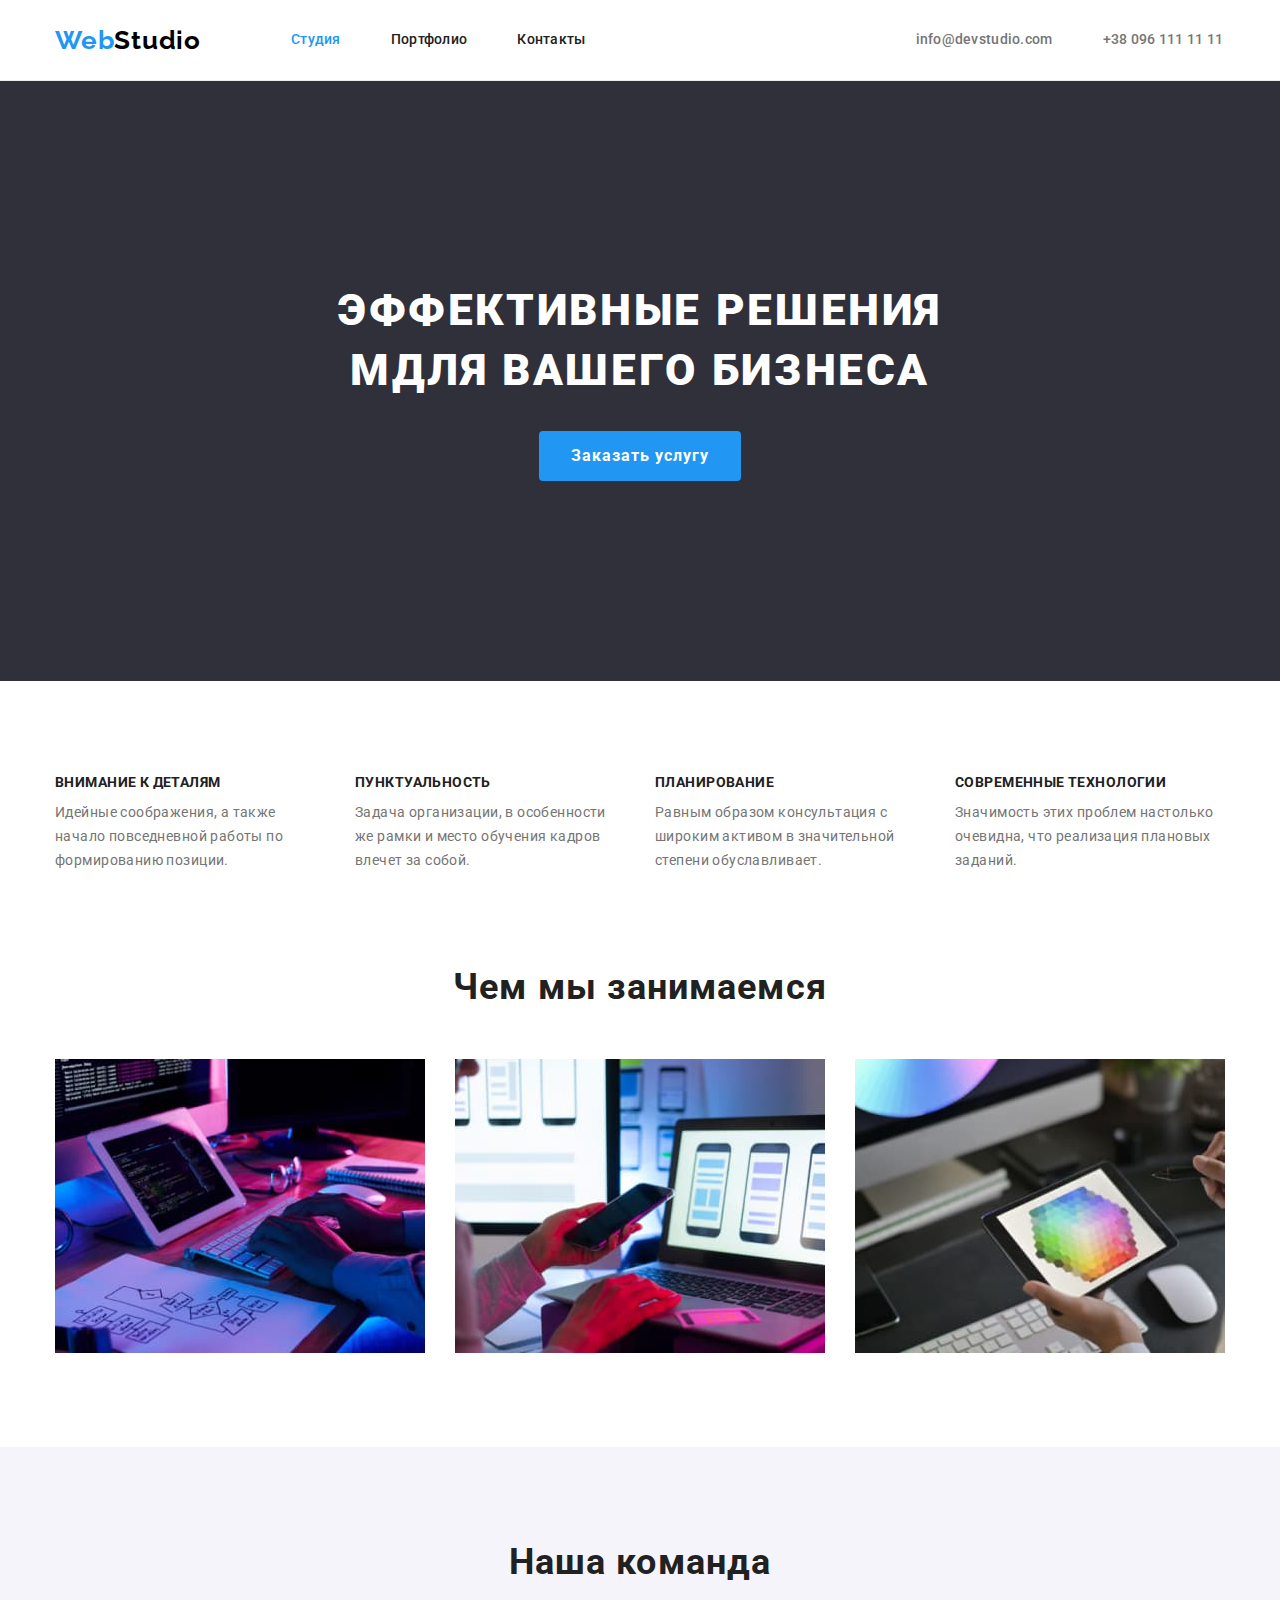
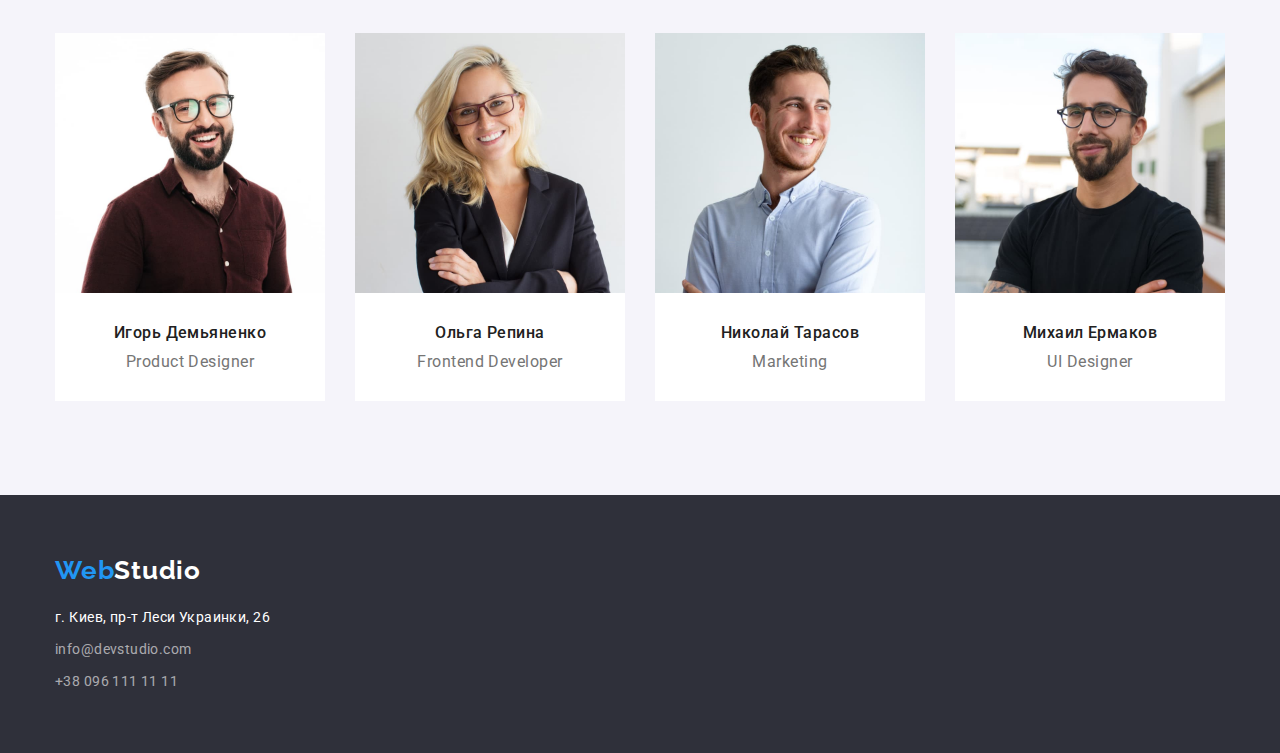
<file: index.html>
<!DOCTYPE html>
<html lang="ru">
  <head>
    <meta charset="UTF-8" />
    <meta http-equiv="X-UA-Compatible" content="IE=edge" />
    <meta name="viewport" content="width=device-width, initial-scale=1.0" />
    <title>WebStudio</title>
    <link rel="preconnect" href="https://fonts.googleapis.com" />
    <link rel="preconnect" href="https://fonts.gstatic.com" crossorigin />
    <link
      href="https://fonts.googleapis.com/css2?family=Raleway:wght@700&family=Roboto:wght@400;500;700;900&display=swap"
      rel="stylesheet"
    />
    <link
      rel="stylesheet"
      href="https://cdnjs.cloudflare.com/ajax/libs/modern-normalize/1.1.0/modern-normalize.min.css"
    />
    <link rel="stylesheet" href="./css/styles.css" />
  </head>
  <body>
    <!--HEADER-->

    <header class="header">
      <div class="container nav">
        <nav class="nav">
          <a class="web-studio top" href="./index.html">
            Web<span class="studio">Studio</span>
          </a>
          <ul class="nav-list">
            <li class="item">
              <a class="nav-link current" href="./index.html">Студия</a>
            </li>
            <li class="item">
              <a class="nav-link" href="./portfolio.html">Портфолио</a>
            </li>
            <li class="item">
              <a class="nav-link" href="./contacts.html">Контакты</a>
            </li>
          </ul>
        </nav>
        <ul class="contact">
          <li class="contact-list">
            <a class="email text" href="mailto:info@devstudio.com"
              >info@devstudio.com</a
            >
          </li>
          <li class="contact-list">
            <a class="tel text" href="tel:+380961111111">+38 096 111 11 11</a>
          </li>
        </ul>
      </div>
    </header>

    <!--MAIN-->

    <main>
      <section class="hero">
        <div class="container">
          <h1 class="hero-title">Эффективные решения mдля вашего бизнеса</h1>
          <button class="btn-order" type="button">Заказать услугу</button>
        </div>
      </section>

      <section class="description">
        <div class="container">
          <h2 class="visually-hidden">Наши преимущества</h2>
          <ul class="description-list">
            <li class="description-text">
              <h3 class="description-desc">Внимание к деталям</h3>
              <p class="description-quote">
                Идейные соображения, а также начало повседневной работы по
                формированию позиции.
              </p>
            </li>

            <li class="description-text">
              <h3 class="description-desc">Пунктуальность</h3>
              <p class="description-quote">
                Задача организации, в особенности же рамки и место обучения
                кадров влечет за собой.
              </p>
            </li>

            <li class="description-text">
              <h3 class="description-desc">Планирование</h3>
              <p class="description-quote">
                Равным образом консультация с широким активом в значительной
                степени обуславливает.
              </p>
            </li>

            <li class="description-text">
              <h3 class="description-desc">Современные технологии</h3>
              <p class="description-quote">
                Значимость этих проблем настолько очевидна, что реализация
                плановых заданий.
              </p>
            </li>
          </ul>
        </div>
      </section>

      <section class="work">
        <div class="container">
          <h2 class="work-list">Чем мы занимаемся</h2>
          <ul class="work-img">
            <li class="work-img list">
              <img
                src="./images/box-1.jpg"
                alt="Разработка ПО"
                width="370"
                height="294"
              />
            </li>
            <li class="work-img list">
              <img
                src="./images/box-2.jpg"
                alt="Тестирование мобильных приложений"
                width="370"
                height="294"
              />
            </li>
            <li class="work-img list">
              <img
                src="./images/box-3.jpg"
                alt="Дизайн палитры цветов"
                width="370"
                height="294"
              />
            </li>
          </ul>
        </div>
      </section>

      <section class="team">
        <div class="container">
          <h2 class="team-aside">Наша команда</h2>
          <ul class="team-list">
            <li class="team-description">
              <img
                src="./images/photo-1.jpg"
                alt="Фотография Игорь Демьяненко"
                width="270"
                height="260"
              />
              <div class="team-text">
                <h3 class="team-name">Игорь Демьяненко</h3>
                <p class="team-position">
                  <span lang="en">Product Designer</span>
                </p>
              </div>
            </li>
            <li class="team-description">
              <img
                src="./images/photo-2.jpg"
                alt="Фотография Ольга Репина"
                width="270"
                height="260"
              />
              <div class="team-text">
                <h3 class="team-name">Ольга Репина</h3>
                <p class="team-position">
                  <span lang="en">Frontend Developer</span>
                </p>
              </div>
            </li>
            <li class="team-description">
              <img
                src="./images/photo-3.jpg"
                alt="Фотография Николай Тарасов"
                width="270"
                height="260"
              />
              <div class="team-text">
                <h3 class="team-name">Николай Тарасов</h3>
                <p class="team-position"><span lang="en">Marketing</span></p>
              </div>
            </li>
            <li class="team-description">
              <img
                src="./images/photo-4.jpg"
                alt="Фотография Михаил Ермаков"
                width="270"
                height="260"
              />
              <div class="team-text">
                <h3 class="team-name">Михаил Ермаков</h3>
                <p class="team-position"><span lang="en">UI Designer</span></p>
              </div>
            </li>
          </ul>
        </div>
      </section>
    </main>

    <!--FOOTER-->

    <footer class="footer addres">
      <div class="container">
        <a class="web-studio down" href="./index.html">
          Web<span class="studio-footer">Studio</span>
        </a>
        <address class="address">
          <ul class="address-list">
            <li class="address-map desc">г. Киев, пр-т Леси Украинки, 26</li>
            <li class="address-text desc">
              <a class="address-contacts" href="mailto:info@devstudio.com"
                >info@devstudio.com</a
              >
            </li>
            <li class="address-text desc">
              <a class="address-contacts" href="tel:+380961111111"
                >+38 096 111 11 11</a
              >
            </li>
          </ul>
        </address>
      </div>
    </footer>
  </body>
</html>
</file>
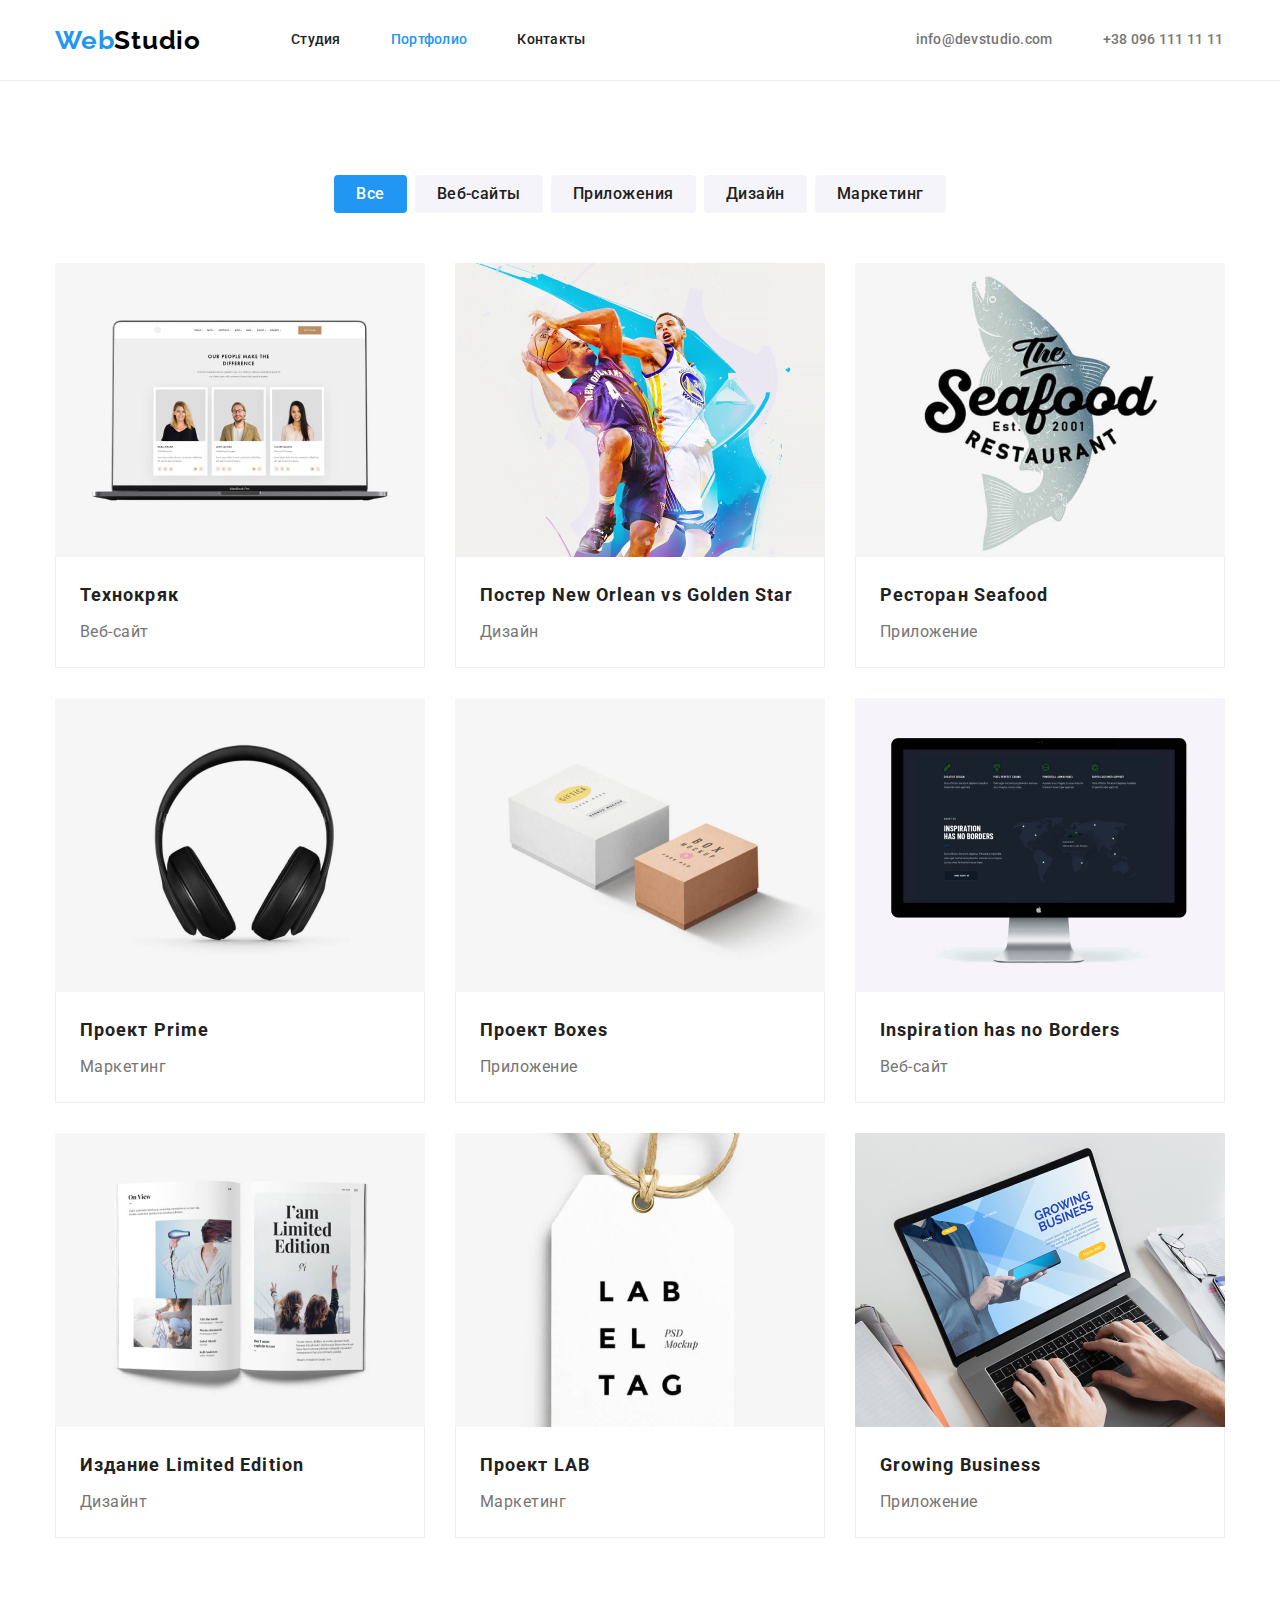
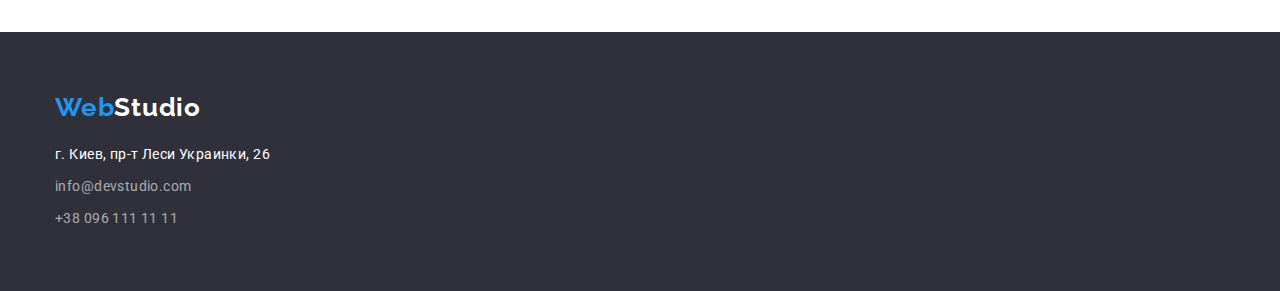
<file: portfolio.html>
<!DOCTYPE html>
<html lang="ru">
  <head>
    <meta charset="UTF-8" />
    <meta http-equiv="X-UA-Compatible" content="IE=edge" />
    <meta name="viewport" content="width=device-width, initial-scale=1.0" />
    <title>Portfolio</title>
    <link rel="preconnect" href="https://fonts.googleapis.com" />
    <link rel="preconnect" href="https://fonts.gstatic.com" crossorigin />
    <link
      href="https://fonts.googleapis.com/css2?family=Raleway:wght@700&family=Roboto:wght@400;500;700;900&display=swap"
      rel="stylesheet"
    />
    <link
      rel="stylesheet"
      href="https://cdnjs.cloudflare.com/ajax/libs/modern-normalize/1.1.0/modern-normalize.min.css"
    />
    <link rel="stylesheet" href="./css/styles.css" />
  </head>
  <body>
    <!--header-->
    <header class="header">
      <div class="container nav">
        <nav class="nav">
          <a class="web-studio top" href="./index.html">
            Web<span class="studio">Studio</span>
          </a>
          <ul class="nav-list">
            <li class="item">
              <a class="nav-link" href="./index.html">Студия</a>
            </li>
            <li class="item">
              <a class="nav-link current" href="./portfolio.html">Портфолио</a>
            </li>
            <li class="item">
              <a class="nav-link" href="./contacts.html">Контакты</a>
            </li>
          </ul>
        </nav>
        <ul class="contact">
          <li class="contact-list">
            <a class="email text" href="mailto:info@devstudio.com"
              >info@devstudio.com</a
            >
          </li>
          <li class="contact-list">
            <a class="tel text" href="tel:+380961111111">+38 096 111 11 11</a>
          </li>
        </ul>
      </div>
    </header>
    <!--main-->
    <main>
      <section class="section filters">
        <div class="container">
          <h2 class="visually-hidden">Кнопки навигации</h2>
          <ul class="filters-list">
            <li class="filters-text">
              <button class="filters-btn current" type="button">Все</button>
            </li>
            <li class="filters-text">
              <button class="filters-btn" type="button">Веб-сайты</button>
            </li>
            <li class="filters-text">
              <button class="filters-btn" type="button">Приложения</button>
            </li>
            <li class="filters-text">
              <button class="filters-btn" type="button">Дизайн</button>
            </li>
            <li class="filters-text">
              <button class="filters-btn" type="button">Маркетинг</button>
            </li>
          </ul>
          <ul class="portfolio-body">
            <li class="body-part">
              <img
                src="./images/technocrack.jpg"
                alt="Технокряк"
                width="370"
                height="294"
              />
              <div class="portfolio-desc">
                <h3 class="body-name">Технокряк</h3>
                <p class="body-quote">Веб-сайт</p>
              </div>
            </li>
            <li class="body-part">
              <img
                src="./images/poster.jpg"
                alt="Дизайн"
                width="370"
                height="294"
              />
              <div class="portfolio-desc">
                <h3 class="body-name">
                  Постер <span lang="en">New Orlean vs Golden Star</span>
                </h3>
                <p class="body-quote">Дизайн</p>
              </div>
            </li>
            <li class="body-part">
              <img
                src="./images/seafood-restaurant.jpg"
                alt="Приложение"
                width="370"
                height="294"
              />
              <div class="portfolio-desc">
                <h3 class="body-name">
                  Ресторан <span lang="en">Seafood</span>
                </h3>
                <p class="body-quote">Приложение</p>
              </div>
            </li>
            <li class="body-part">
              <img
                src="./images/project-prime.jpg"
                alt="Маркетинг"
                width="370"
                height="294"
              />
              <div class="portfolio-desc">
                <h3 class="body-name">Проект <span lang="en">Prime</span></h3>
                <p class="body-quote">Маркетинг</p>
              </div>
            </li>
            <li class="body-part">
              <img
                src="./images/boxes-project.jpg"
                alt="Приложение"
                width="370"
                height="294"
              />
              <div class="portfolio-desc">
                <h3 class="body-name">Проект <span lang="en">Boxes</span></h3>
                <p class="body-quote">Приложение</p>
              </div>
            </li>
            <li class="body-part">
              <img
                src="./images/inspiration-has-no-borders.jpg"
                alt="Веб-сайт"
                width="370"
                height="294"
              />
              <div class="portfolio-desc">
                <h3 class="body-name">
                  <span lang="en">Inspiration has no Borders</span>
                </h3>
                <p class="body-quote">Веб-сайт</p>
              </div>
            </li>
            <li class="body-part">
              <img
                src="./images/limited-edition.jpg"
                alt="Дизайн"
                width="370"
                height="294"
              />
              <div class="portfolio-desc">
                <h3 class="body-name">
                  Издание <span lang="en">Limited Edition</span>
                </h3>
                <p class="body-quote">Дизайнт</p>
              </div>
            </li>
            <li class="body-part">
              <img
                src="./images/lab-project.jpg"
                alt="Маркетинг"
                width="370"
                height="294"
              />
              <div class="portfolio-desc">
                <h3 class="body-name">Проект <span lang="en">LAB</span></h3>
                <p class="body-quote">Маркетинг</p>
              </div>
            </li>
            <li class="body-part">
              <img
                src="./images/growing-business.jpg"
                alt="Приложение"
                width="370"
                height="294"
              />
              <div class="portfolio-desc">
                <h3 class="body-name">
                  <span lang="en">Growing Business</span>
                </h3>
                <p class="body-quote">Приложение</p>
              </div>
            </li>
          </ul>
        </div>
      </section>
    </main>
    <!--footer-->
    <footer class="footer addres">
      <div class="container">
        <a class="web-studio down" href="./index.html">
          Web<span class="studio-footer">Studio</span>
        </a>
        <address class="address">
          <ul class="address-list">
            <li class="address-map desc">г. Киев, пр-т Леси Украинки, 26</li>
            <li class="address-text desc">
              <a class="address-contacts" href="mailto:info@devstudio.com"
                >info@devstudio.com</a
              >
            </li>
            <li class="address-text desc">
              <a class="address-contacts" href="tel:+380961111111"
                >+38 096 111 11 11</a
              >
            </li>
          </ul>
        </address>
      </div>
    </footer>
  </body>
</html>
</file>
<file: css/styles.css>
:root {
  --primary-text-color: #212121;
  --secondary-text-color: #757575;
  --hover-color: #2196f3;
  --background-color: #ffffff;
  --footer-background: #2f303a;
  --team-background: #f5f4fa;
  --hero-background: #2f303a;
}

h1,
h2,
h3,
h4,
h5,
h6,
p {
  margin: 0;
}

ul {
  margin: 0;
  padding-left: 0;
}

body {
  font-family: Roboto, sans-serif;
  background-color: var(--background-color);
}

img {
  display: block;
}

.container {
  margin: 0 auto;
  width: 1200px;
  padding-left: 15px;
  padding-right: 15px;
}
/*--------HEADER-------*/
.header {
  border-bottom: 1px solid #ececec;
}

.nav {
  display: flex;
  align-items: center;
}

.web-studio {
  font-family: Raleway, sans-serif;
  font-weight: 700;
  font-size: 26px;
  line-height: 1.19;
  letter-spacing: 0.03em;
  text-decoration: none;
  color: var(--hover-color);
}

.top {
  padding: 24px 0;
  margin-right: 90px;
}

.studio {
  color: #000000;
}

.nav-list {
  font-weight: 500;
  font-size: 14px;
  line-height: 1.14;
  letter-spacing: 0.02em;
  list-style-type: none;

  display: flex;
  padding: 0;
}

.item + .item {
  margin-left: 50px;
}

.nav-link {
  text-decoration: none;
  color: var(--primary-text-color);

  padding-top: 32px;
  padding-bottom: 32px;
  display: block;
}

.nav-link + .nav-link {
  margin-left: 50px;
}

.nav-link.current {
  color: var(--hover-color);
}

.nav-list :hover,
.nav-list :focus {
  color: var(--hover-color);
  background-color: var(--background-color);
}

.contact {
  font-weight: 500;
  font-size: 14px;
  line-height: 1.14;
  letter-spacing: 0.02em;
  list-style-type: none;
  padding: 0;
  display: flex;
  margin-left: 330px;
}

.contact-list + .contact-list {
  margin-left: 50px;
}

.contact-list :hover,
.contact-list :focus {
  color: var(--hover-color);
  background-color: var(--background-color);
}

.text {
  padding-top: 32px;
  padding-bottom: 32px;
  display: block;
}

.email {
  text-decoration: none;
  color: var(--secondary-text-color);
}

.tel {
  text-decoration: none;
  color: var(--secondary-text-color);
}

/*--------MAIN-------*/

.hero {
  background-color: var(--hero-background);
  text-align: center;
  padding-top: 200px;
  padding-bottom: 200px;
  display: flex;
  align-items: center;
}

.hero h1 {
  width: 696px;
  margin-left: auto;
  margin-right: auto;
}

.hero-title {
  color: var(--background-color);
  font-weight: 900;
  font-size: 44px;
  line-height: 1.36;
  letter-spacing: 0.06em;
  text-transform: uppercase;
  margin-bottom: 30px;
}

.btn-order {
  font-family: inherit;
  background-color: var(--hover-color);
  color: var(--background-color);
  border-radius: 4px;
  font-weight: 700;
  font-size: 16px;
  line-height: 1.88;
  letter-spacing: 0.06em;
  border: none;

  padding: 10px 32px;
}

.btn-order:hover,
.btn-order:focus {
  background-color: #188ce8;
}

.description {
  padding-top: 94px;
  padding-bottom: 94px;
}

.visually-hidden {
  position: absolute;
  width: 1px;
  height: 1px;
  margin: -1px;
  border: 0;
  padding: 0;
  white-space: nowrap;
  clip-path: inset(100%);
  clip: rect(0 0 0 0);
  overflow: hidden;
}

.description-list {
  list-style-type: none;
  display: flex;
}

.description-text {
  flex-basis: calc((100% - 30px * 3) / 4);
  margin-left: 30px;
}

.description-text:first-child {
  margin-left: 0;
}

.description-desc {
  font-weight: 700;
  font-size: 14px;
  line-height: 1.14;
  letter-spacing: 0.03em;
  text-transform: uppercase;
  color: var(--primary-text-color);
  margin-bottom: 10px;
}

.description-quote {
  font-size: 14px;
  line-height: 1.71;
  letter-spacing: 0.03em;
  color: var(--secondary-text-color);
}
.work {
  padding-bottom: 94px;
}

.work-list {
  font-weight: 700;
  font-size: 36px;
  line-height: 1.17;
  text-align: center;
  letter-spacing: 0.03em;
  color: var(--primary-text-color);
  margin-bottom: 50px;
}

.work-img {
  list-style-type: none;
  padding-left: 0;
  display: flex;
}

.work-img .list {
  flex-basis: calc((100% - 30px * 2) / 3);
  margin-left: 30px;
}

.work-img .list:first-child {
  margin-left: 0;
}

.team {
  background: var(--team-background);
}

.team-aside {
  font-weight: 700;
  font-size: 36px;
  line-height: 1.17;
  letter-spacing: 0.03em;
  color: var(--primary-text-color);
  text-align: center;
  margin-bottom: 50px;
}

.team {
  padding-top: 94px;
  padding-bottom: 94px;
}

.team-list {
  list-style-type: none;
  padding: 0;
  display: flex;
}

.team-description {
  background-color: var(--background-color);
  flex-basis: calc((100% - 30px * 3) / 4);
  margin-left: 30px;
}

.team-description:first-child {
  margin-left: 0;
}

.team-text {
  padding-top: 30px;
  padding-bottom: 30px;
}

.team-name {
  font-weight: 500;
  font-size: 16px;
  line-height: 1.19;
  text-align: center;
  letter-spacing: 0.03em;
  color: var(--primary-text-color);
}

.team-position {
  font-size: 16px;
  line-height: 1.19;
  text-align: center;
  letter-spacing: 0.03em;
  quotes: none;
  color: var(--secondary-text-color);
  margin-top: 10px;
}

/*--------FOOTER-------*/

.footer {
  background: var(--footer-background);
}

.addres {
  padding-top: 60px;
  padding-bottom: 60px;
}

.down {
  display: block;
  margin-bottom: 20px;
}

.studio-footer {
  color: var(--background-color);
}

.address {
  display: block;
  font-style: normal;
}

.address-list {
  list-style-type: none;
}

.desc:not(:last-child) {
  margin-bottom: 8px;
}

.address-map {
  font-size: 14px;
  line-height: 1.71;
  letter-spacing: 0.03em;
  color: var(--background-color);
}

.address-contacts {
  font-size: 14px;
  line-height: 1.71;
  letter-spacing: 0.03em;
  color: rgba(255, 255, 255, 0.6);
  text-decoration: none;
}

.address-contacts:hover,
.address-contacts:focus {
  color: var(--hover-color);
  background-color: var(--footer-background);
}

/*--------PORTFOLIO-------*/

.section.filters {
  padding: 94px 0px;
}

.filters-list {
  list-style-type: none;
  display: flex;
  justify-content: center;
}

.filters-btn {
  border-radius: 4px;
  border: none;
  font-weight: 500;
  font-size: 16px;
  line-height: 1.63;
  letter-spacing: 0.03em;
  font-family: inherit;
  color: var(--primary-text-color);
  background: var(--team-background);
  padding: 6px 22px;
}

.filters-btn.current {
  color: var(--background-color);
  background: var(--hover-color);
}

.filters-text:not(:last-child) {
  margin-right: 8px;
}

.filters-btn:hover,
.filters-btn:focus {
  border-radius: 4px;
  background: #188ce8;
  color: var(--background-color);
}

.portfolio-body {
  list-style-type: none;
  display: flex;
  flex-wrap: wrap;
  margin-top: 50px;
  padding: 0;
}

.body-part {
  flex-direction: row;
  margin-bottom: 30px;
  margin-left: 30px;
}

.body-part:nth-child(3n + 1) {
  margin-left: 0;
}

.body-part:nth-last-child(-n + 3) {
  margin-bottom: 0;
}

.body-name {
  font-weight: 700;
  font-size: 18px;
  line-height: 2;
  letter-spacing: 0.06em;
  color: var(--primary-text-color);
  margin-bottom: 4px;
}

.body-quote {
  font-size: 16px;
  line-height: 1.88;
  letter-spacing: 0.03em;
  color: var(--secondary-text-color);
}

.portfolio-desc {
  padding: 20px 24px;
  border-bottom: 1px solid #eeeeee;
  border-right: 1px solid #eeeeee;
  border-left: 1px solid #eeeeee;
}
</file>
